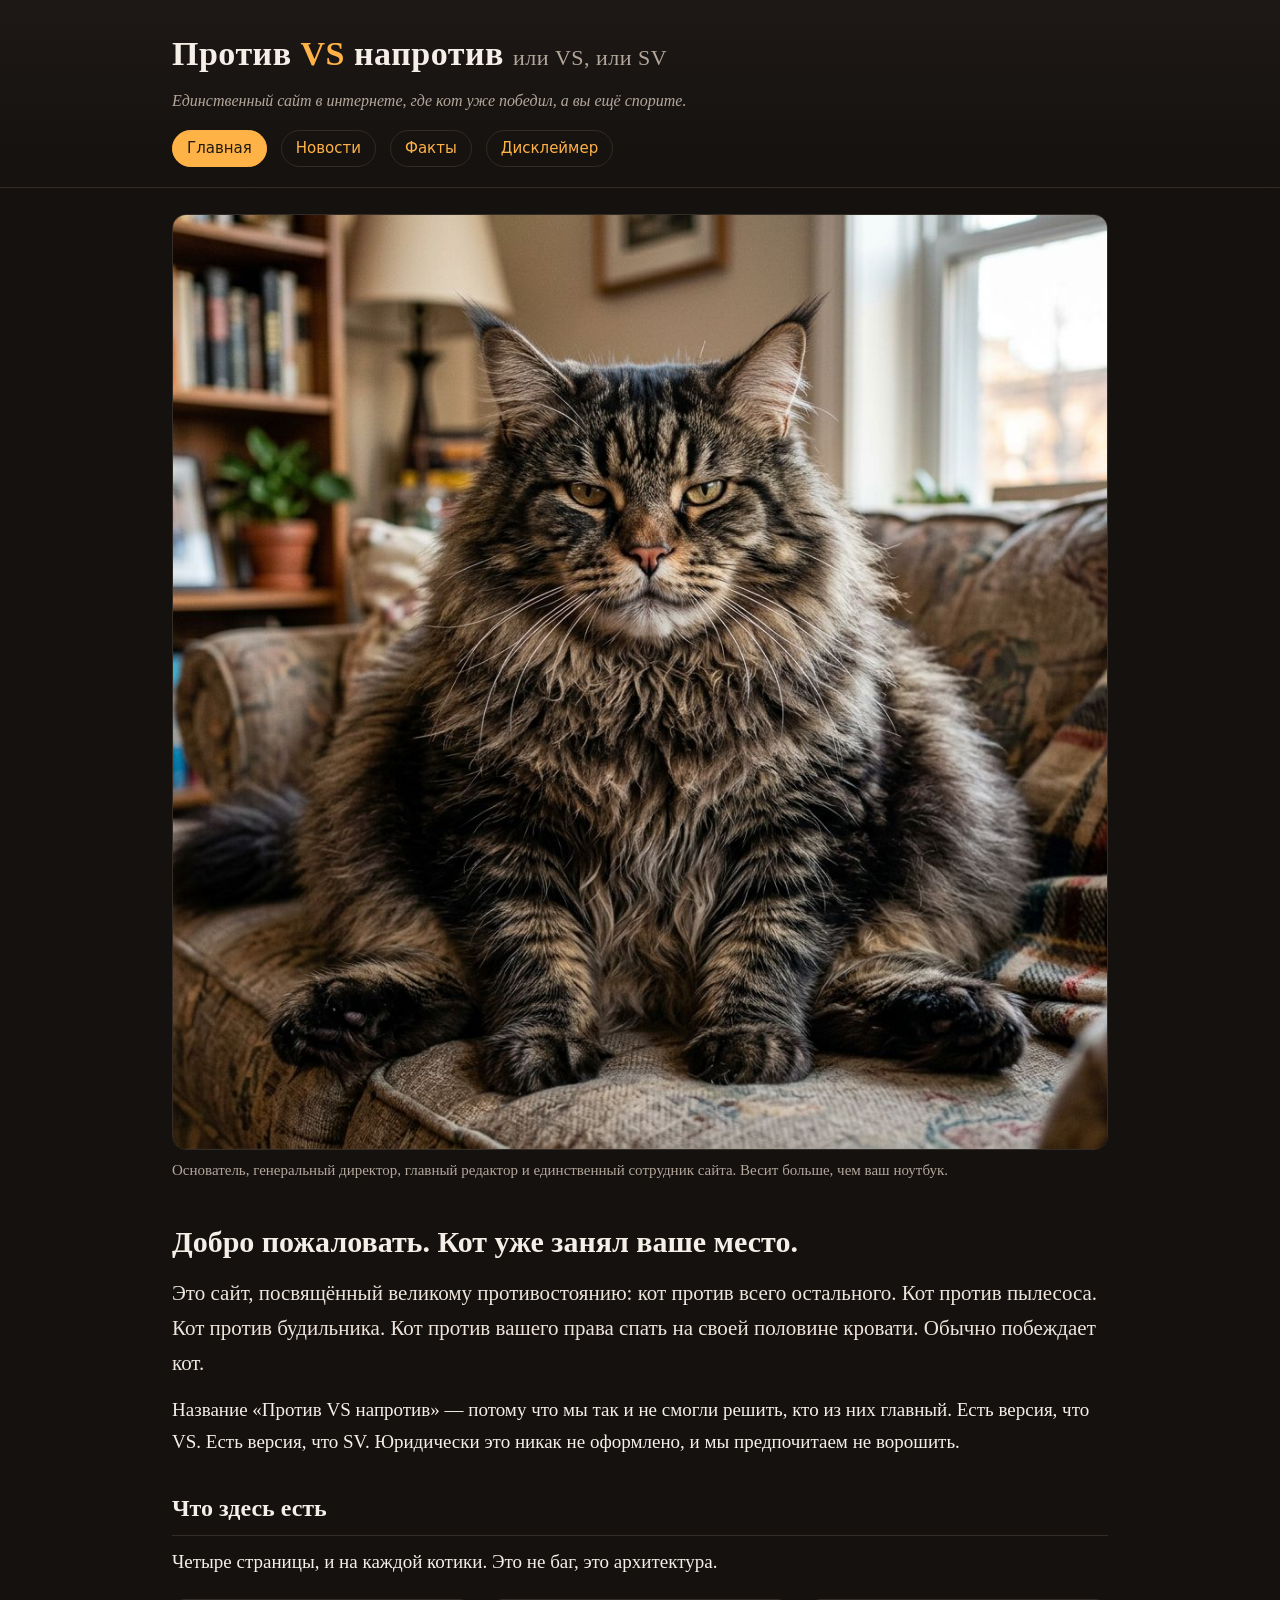
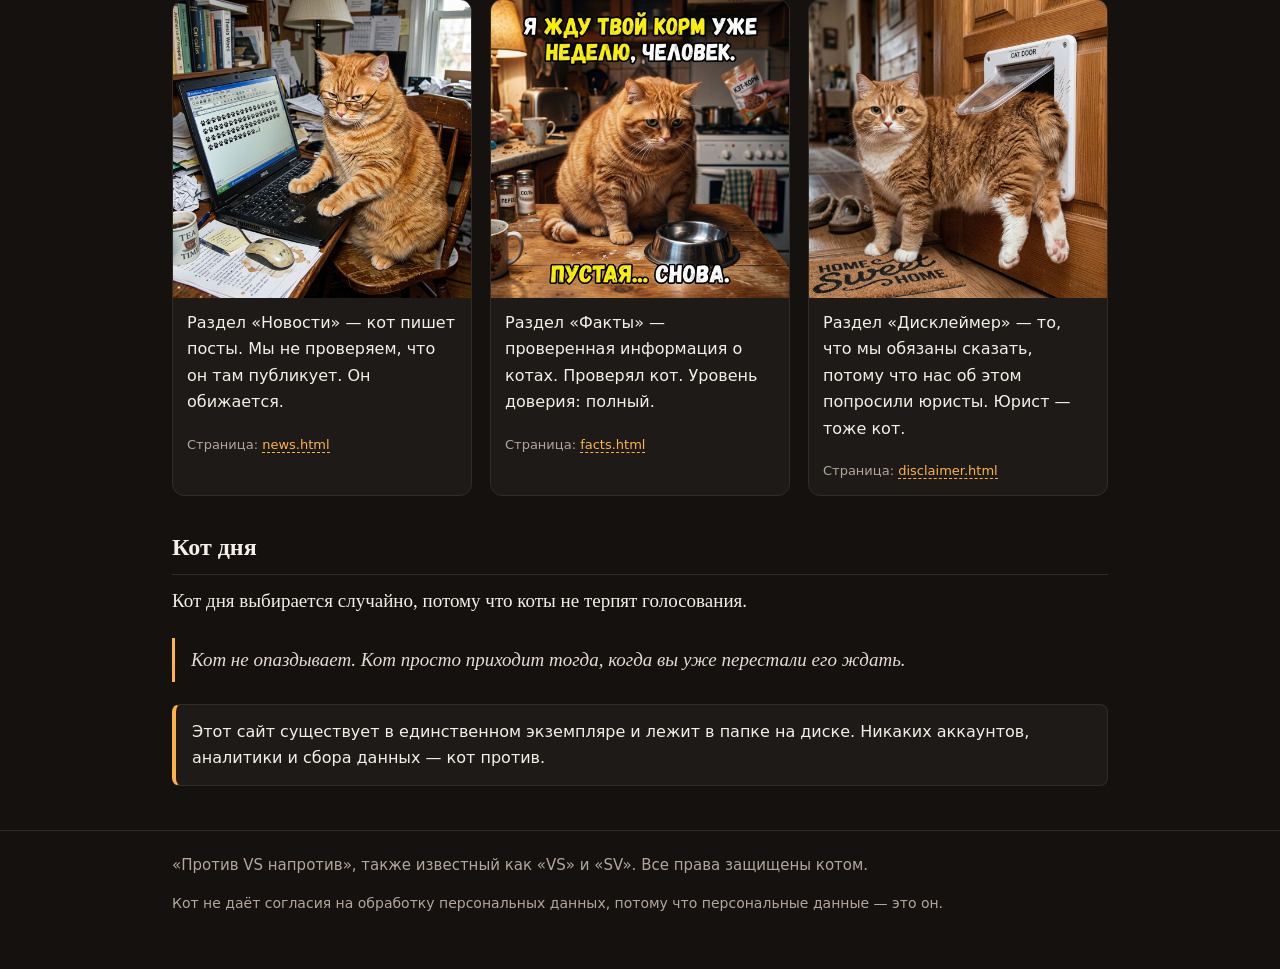
<file: app/webapp/landing/index.html>
<!DOCTYPE html>
<html lang="ru">
<head>
<meta charset="utf-8">
<meta name="viewport" content="width=device-width, initial-scale=1">
<title>Против VS напротив — мемы с котиками</title>
<link rel="stylesheet" href="style.css">
</head>
<body>

<header class="site">
  <div class="wrap">
    <p class="brand">Против <span class="vs">VS</span> напротив <span class="or">или VS, или SV</span></p>
    <p class="tagline">Единственный сайт в интернете, где кот уже победил, а вы ещё спорите.</p>
    <nav class="site">
      <a href="index.html" class="here">Главная</a>
      <a href="news.html">Новости</a>
      <a href="facts.html">Факты</a>
      <a href="disclaimer.html">Дисклеймер</a>
    </nav>
  </div>
</header>

<main class="wrap">

  <figure class="hero">
    <img src="images/cat01-hero.jpg" alt="Огромный жирный мейнкун смотрит в камеру с выражением абсолютного превосходства">
    <figcaption>Основатель, генеральный директор, главный редактор и единственный сотрудник сайта. Весит больше, чем ваш ноутбук.</figcaption>
  </figure>

  <h1>Добро пожаловать. Кот уже занял ваше место.</h1>

  <p class="lead">Это сайт, посвящённый великому противостоянию: кот против всего остального. Кот против пылесоса. Кот против будильника. Кот против вашего права спать на своей половине кровати. Обычно побеждает кот.</p>

  <p>Название «Против VS напротив» — потому что мы так и не смогли решить, кто из них главный. Есть версия, что VS. Есть версия, что SV. Юридически это никак не оформлено, и мы предпочитаем не ворошить.</p>

  <h2>Что здесь есть</h2>
  <p>Четыре страницы, и на каждой котики. Это не баг, это архитектура.</p>

  <div class="grid">
    <div class="meme">
      <img src="images/cat02-laptop.jpg" alt="Толстый кот за ноутбуком с серьёзным лицом">
      <p class="cap">Раздел «Новости» — кот пишет посты. Мы не проверяем, что он там публикует. Он обижается.</p>
      <p class="num">Страница: <a href="news.html">news.html</a></p>
    </div>
    <div class="meme">
      <img src="images/cat05-bowl.jpg" alt="Кот с трагическим укором смотрит на пустую миску">
      <p class="cap">Раздел «Факты» — проверенная информация о котах. Проверял кот. Уровень доверия: полный.</p>
      <p class="num">Страница: <a href="facts.html">facts.html</a></p>
    </div>
    <div class="meme">
      <img src="images/cat07-door.jpg" alt="Кот застрял в кошачьей дверце">
      <p class="cap">Раздел «Дисклеймер» — то, что мы обязаны сказать, потому что нас об этом попросили юристы. Юрист — тоже кот.</p>
      <p class="num">Страница: <a href="disclaimer.html">disclaimer.html</a></p>
    </div>
  </div>

  <h2>Кот дня</h2>
  <p>Кот дня выбирается случайно, потому что коты не терпят голосования.</p>

  <blockquote>
    Кот не опаздывает. Кот просто приходит тогда, когда вы уже перестали его ждать.
  </blockquote>

  <div class="note">
    Этот сайт существует в единственном экземпляре и лежит в папке на диске. Никаких аккаунтов, аналитики и сбора данных — кот против.
  </div>

</main>

<footer class="site">
  <div class="wrap">
    <p>«Против VS напротив», также известный как «VS» и «SV». Все права защищены котом.</p>
    <p class="kot">Кот не даёт согласия на обработку персональных данных, потому что персональные данные — это он.</p>
  </div>
</footer>

</body>
</html>
</file>
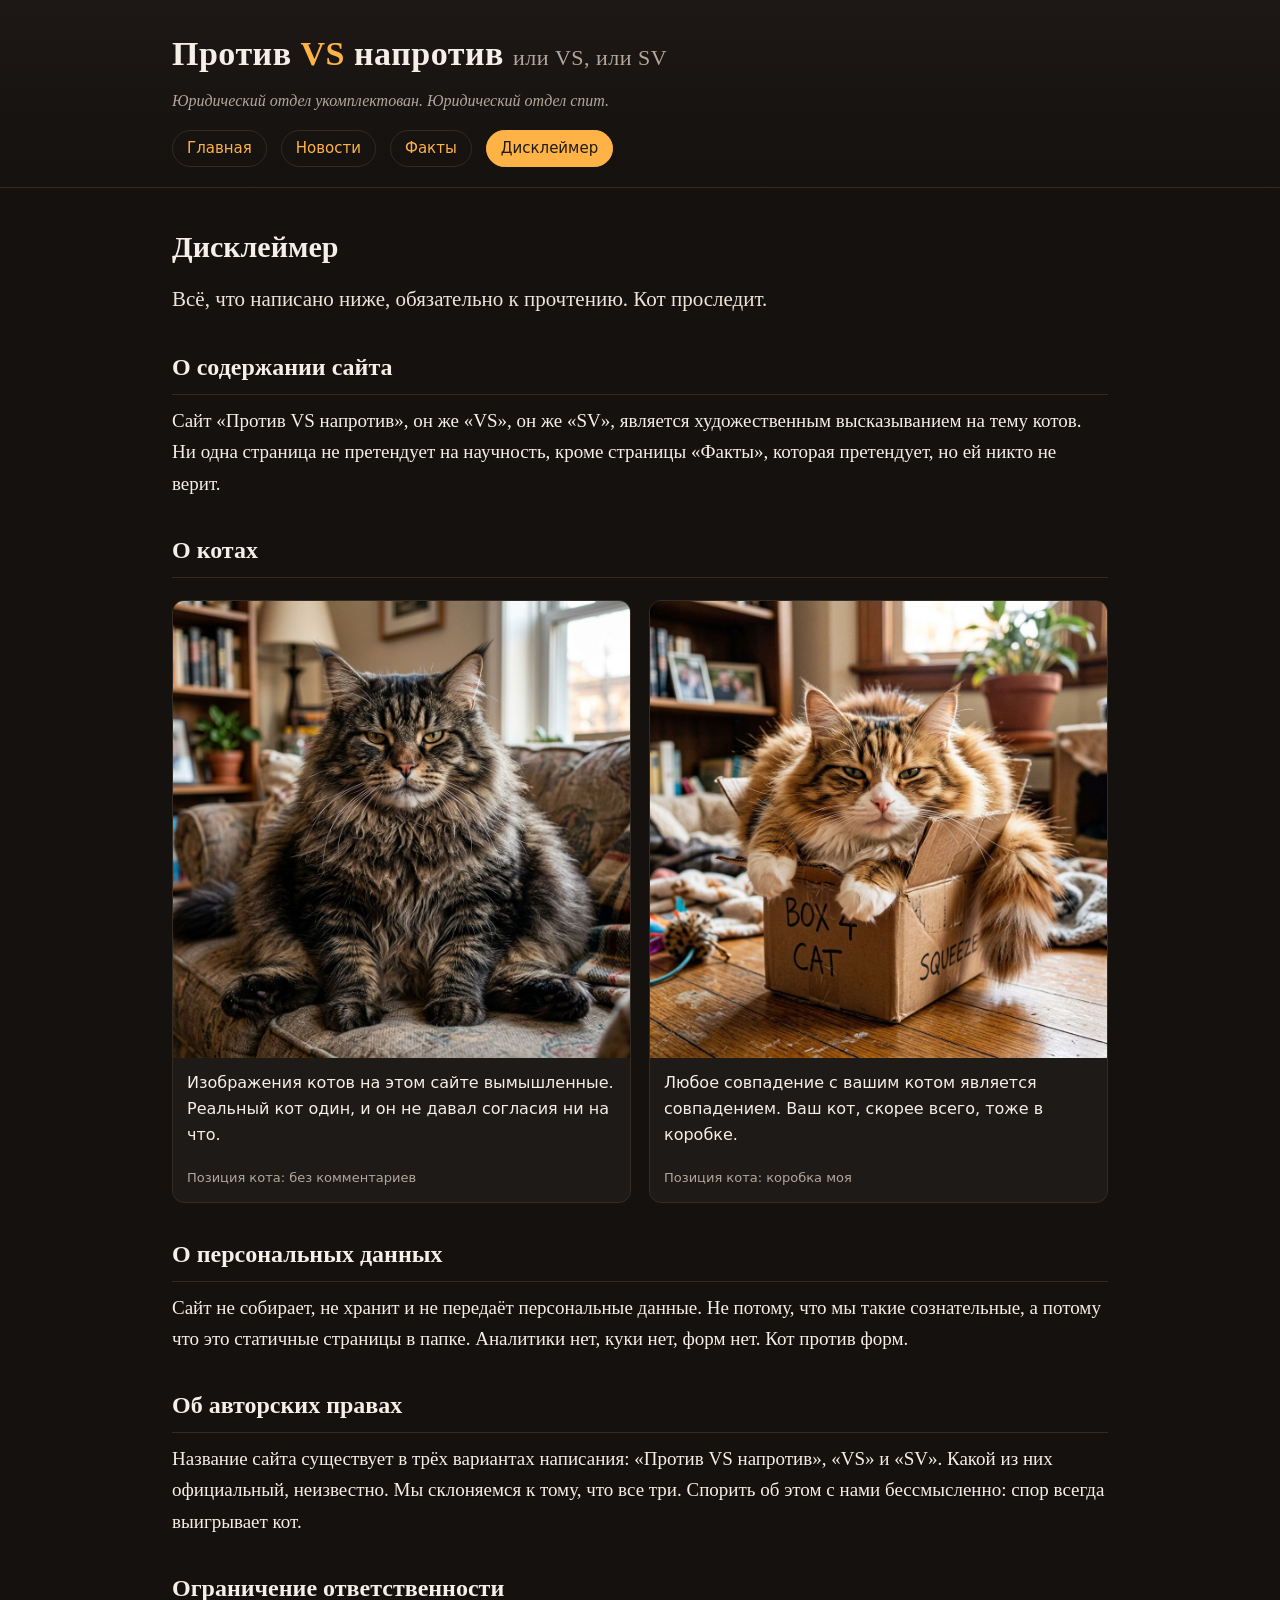
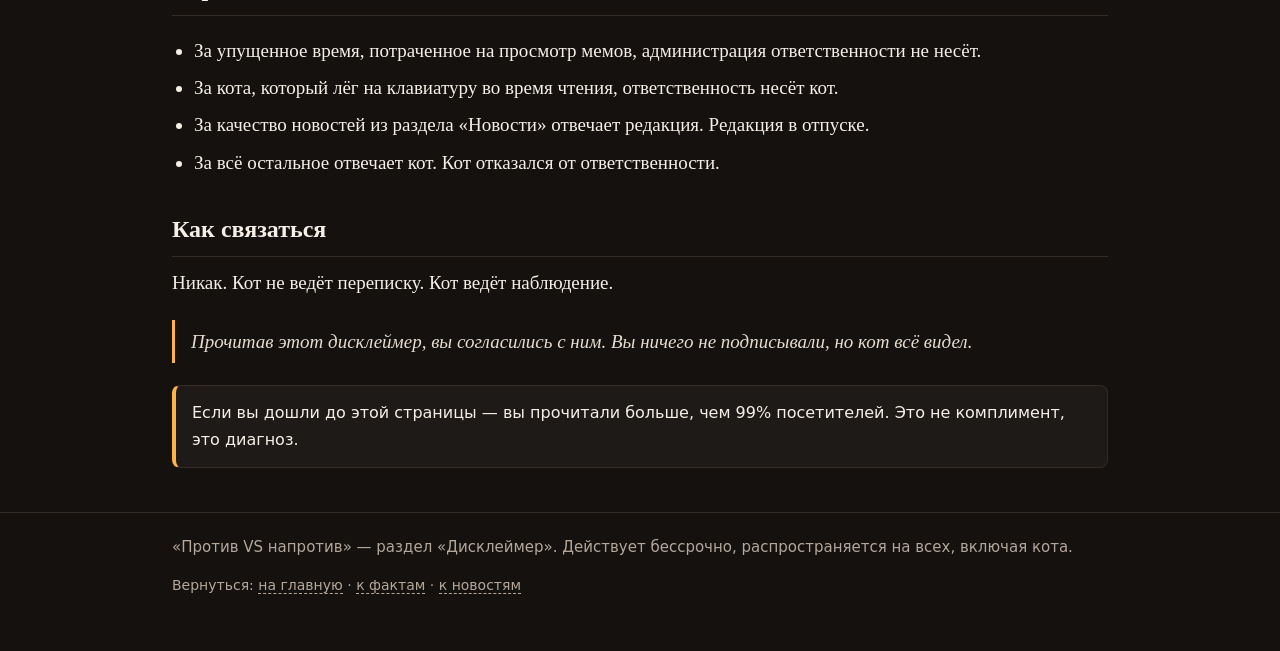
<file: app/webapp/landing/disclaimer.html>
<!DOCTYPE html>
<html lang="ru">
<head>
<meta charset="utf-8">
<meta name="viewport" content="width=device-width, initial-scale=1">
<title>Дисклеймер — Против VS напротив</title>
<link rel="stylesheet" href="style.css">
</head>
<body>

<header class="site">
  <div class="wrap">
    <p class="brand">Против <span class="vs">VS</span> напротив <span class="or">или VS, или SV</span></p>
    <p class="tagline">Юридический отдел укомплектован. Юридический отдел спит.</p>
    <nav class="site">
      <a href="index.html">Главная</a>
      <a href="news.html">Новости</a>
      <a href="facts.html">Факты</a>
      <a href="disclaimer.html" class="here">Дисклеймер</a>
    </nav>
  </div>
</header>

<main class="wrap">

  <h1>Дисклеймер</h1>
  <p class="lead">Всё, что написано ниже, обязательно к прочтению. Кот проследит.</p>

  <h2>О содержании сайта</h2>
  <p>Сайт «Против VS напротив», он же «VS», он же «SV», является художественным высказыванием на тему котов. Ни одна страница не претендует на научность, кроме страницы «Факты», которая претендует, но ей никто не верит.</p>

  <h2>О котах</h2>
  <div class="grid">
    <div class="meme">
      <img src="images/cat01-hero.jpg" alt="Огромный мейнкун смотрит в камеру">
      <p class="cap">Изображения котов на этом сайте вымышленные. Реальный кот один, и он не давал согласия ни на что.</p>
      <p class="num">Позиция кота: без комментариев</p>
    </div>
    <div class="meme">
      <img src="images/cat03-box.jpg" alt="Кот в коробке">
      <p class="cap">Любое совпадение с вашим котом является совпадением. Ваш кот, скорее всего, тоже в коробке.</p>
      <p class="num">Позиция кота: коробка моя</p>
    </div>
  </div>

  <h2>О персональных данных</h2>
  <p>Сайт не собирает, не хранит и не передаёт персональные данные. Не потому, что мы такие сознательные, а потому что это статичные страницы в папке. Аналитики нет, куки нет, форм нет. Кот против форм.</p>

  <h2>Об авторских правах</h2>
  <p>Название сайта существует в трёх вариантах написания: «Против VS напротив», «VS» и «SV». Какой из них официальный, неизвестно. Мы склоняемся к тому, что все три. Спорить об этом с нами бессмысленно: спор всегда выигрывает кот.</p>

  <h2>Ограничение ответственности</h2>
  <ul>
    <li>За упущенное время, потраченное на просмотр мемов, администрация ответственности не несёт.</li>
    <li>За кота, который лёг на клавиатуру во время чтения, ответственность несёт кот.</li>
    <li>За качество новостей из раздела «Новости» отвечает редакция. Редакция в отпуске.</li>
    <li>За всё остальное отвечает кот. Кот отказался от ответственности.</li>
  </ul>

  <h2>Как связаться</h2>
  <p>Никак. Кот не ведёт переписку. Кот ведёт наблюдение.</p>

  <blockquote>
    Прочитав этот дисклеймер, вы согласились с ним. Вы ничего не подписывали, но кот всё видел.
  </blockquote>

  <div class="note">
    Если вы дошли до этой страницы — вы прочитали больше, чем 99% посетителей. Это не комплимент, это диагноз.
  </div>

</main>

<footer class="site">
  <div class="wrap">
    <p>«Против VS напротив» — раздел «Дисклеймер». Действует бессрочно, распространяется на всех, включая кота.</p>
    <p class="kot">Вернуться: <a href="index.html">на главную</a> · <a href="facts.html">к фактам</a> · <a href="news.html">к новостям</a></p>
  </div>
</footer>

</body>
</html>
</file>
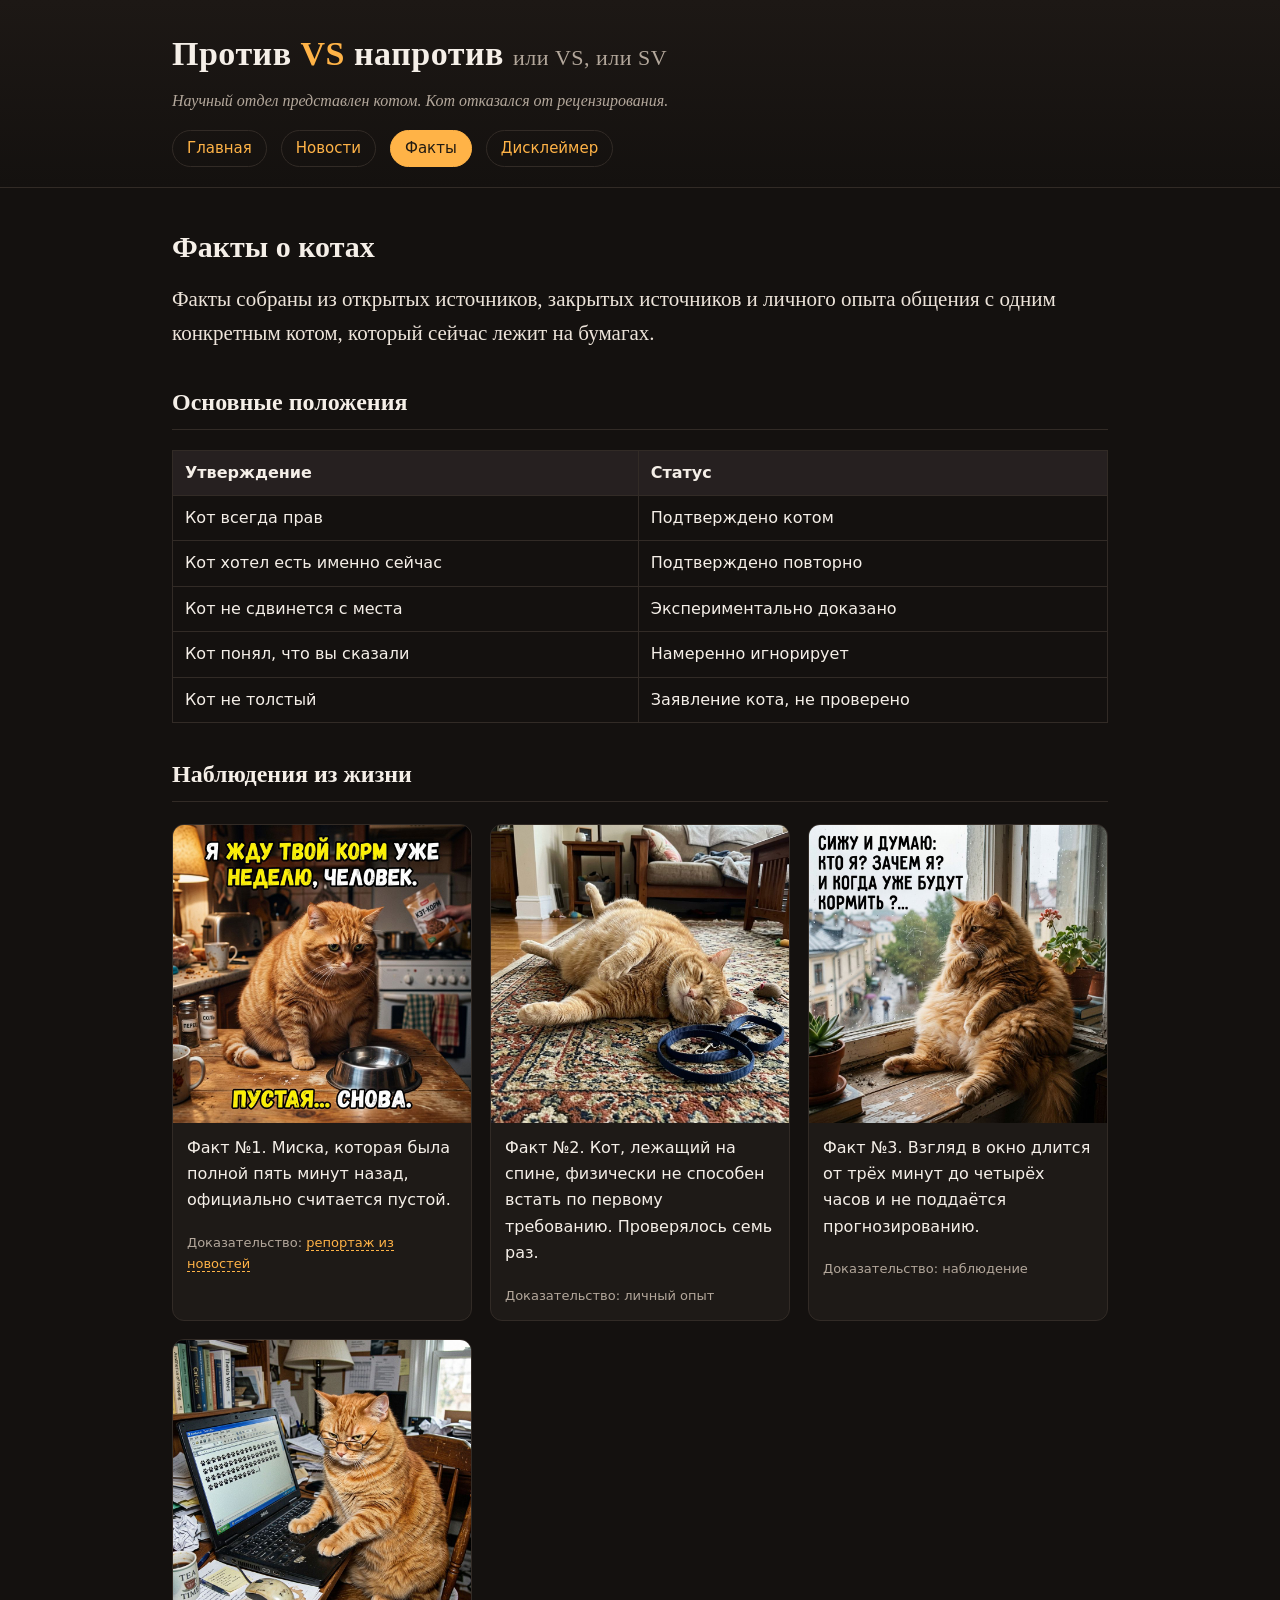
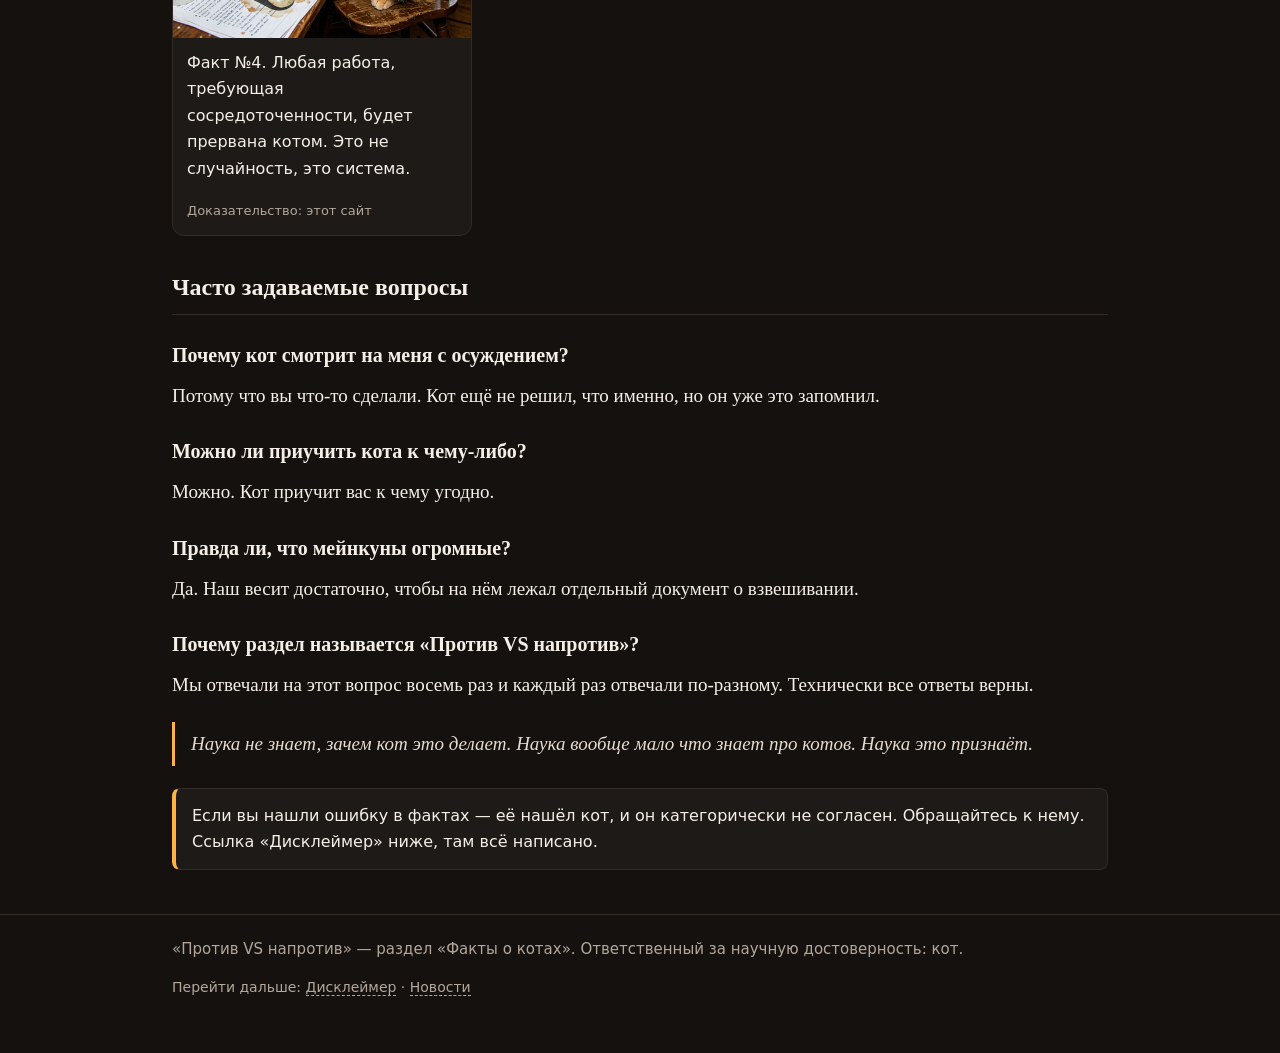
<file: app/webapp/landing/facts.html>
<!DOCTYPE html>
<html lang="ru">
<head>
<meta charset="utf-8">
<meta name="viewport" content="width=device-width, initial-scale=1">
<title>Факты о котах — Против VS напротив</title>
<link rel="stylesheet" href="style.css">
</head>
<body>

<header class="site">
  <div class="wrap">
    <p class="brand">Против <span class="vs">VS</span> напротив <span class="or">или VS, или SV</span></p>
    <p class="tagline">Научный отдел представлен котом. Кот отказался от рецензирования.</p>
    <nav class="site">
      <a href="index.html">Главная</a>
      <a href="news.html">Новости</a>
      <a href="facts.html" class="here">Факты</a>
      <a href="disclaimer.html">Дисклеймер</a>
    </nav>
  </div>
</header>

<main class="wrap">

  <h1>Факты о котах</h1>
  <p class="lead">Факты собраны из открытых источников, закрытых источников и личного опыта общения с одним конкретным котом, который сейчас лежит на бумагах.</p>

  <h2>Основные положения</h2>
  <table>
    <tr><th>Утверждение</th><th>Статус</th></tr>
    <tr><td>Кот всегда прав</td><td>Подтверждено котом</td></tr>
    <tr><td>Кот хотел есть именно сейчас</td><td>Подтверждено повторно</td></tr>
    <tr><td>Кот не сдвинется с места</td><td>Экспериментально доказано</td></tr>
    <tr><td>Кот понял, что вы сказали</td><td>Намеренно игнорирует</td></tr>
    <tr><td>Кот не толстый</td><td>Заявление кота, не проверено</td></tr>
  </table>

  <h2>Наблюдения из жизни</h2>
  <div class="grid">
    <div class="meme">
      <img src="images/cat05-bowl.jpg" alt="Кот у пустой миски">
      <p class="cap">Факт №1. Миска, которая была полной пять минут назад, официально считается пустой.</p>
      <p class="num">Доказательство: <a href="news.html">репортаж из новостей</a></p>
    </div>
    <div class="meme">
      <img src="images/cat04-floor.jpg" alt="Кот лежит на спине">
      <p class="cap">Факт №2. Кот, лежащий на спине, физически не способен встать по первому требованию. Проверялось семь раз.</p>
      <p class="num">Доказательство: личный опыт</p>
    </div>
    <div class="meme">
      <img src="images/cat08-window.jpg" alt="Кот смотрит в окно">
      <p class="cap">Факт №3. Взгляд в окно длится от трёх минут до четырёх часов и не поддаётся прогнозированию.</p>
      <p class="num">Доказательство: наблюдение</p>
    </div>
    <div class="meme">
      <img src="images/cat02-laptop.jpg" alt="Кот за ноутбуком">
      <p class="cap">Факт №4. Любая работа, требующая сосредоточенности, будет прервана котом. Это не случайность, это система.</p>
      <p class="num">Доказательство: этот сайт</p>
    </div>
  </div>

  <h2>Часто задаваемые вопросы</h2>

  <h3>Почему кот смотрит на меня с осуждением?</h3>
  <p>Потому что вы что-то сделали. Кот ещё не решил, что именно, но он уже это запомнил.</p>

  <h3>Можно ли приучить кота к чему-либо?</h3>
  <p>Можно. Кот приучит вас к чему угодно.</p>

  <h3>Правда ли, что мейнкуны огромные?</h3>
  <p>Да. Наш весит достаточно, чтобы на нём лежал отдельный документ о взвешивании.</p>

  <h3>Почему раздел называется «Против VS напротив»?</h3>
  <p>Мы отвечали на этот вопрос восемь раз и каждый раз отвечали по-разному. Технически все ответы верны.</p>

  <blockquote>
    Наука не знает, зачем кот это делает. Наука вообще мало что знает про котов. Наука это признаёт.
  </blockquote>

  <div class="note">
    Если вы нашли ошибку в фактах — её нашёл кот, и он категорически не согласен. Обращайтесь к нему. Ссылка «Дисклеймер» ниже, там всё написано.
  </div>

</main>

<footer class="site">
  <div class="wrap">
    <p>«Против VS напротив» — раздел «Факты о котах». Ответственный за научную достоверность: кот.</p>
    <p class="kot">Перейти дальше: <a href="disclaimer.html">Дисклеймер</a> · <a href="news.html">Новости</a></p>
  </div>
</footer>

</body>
</html>
</file>
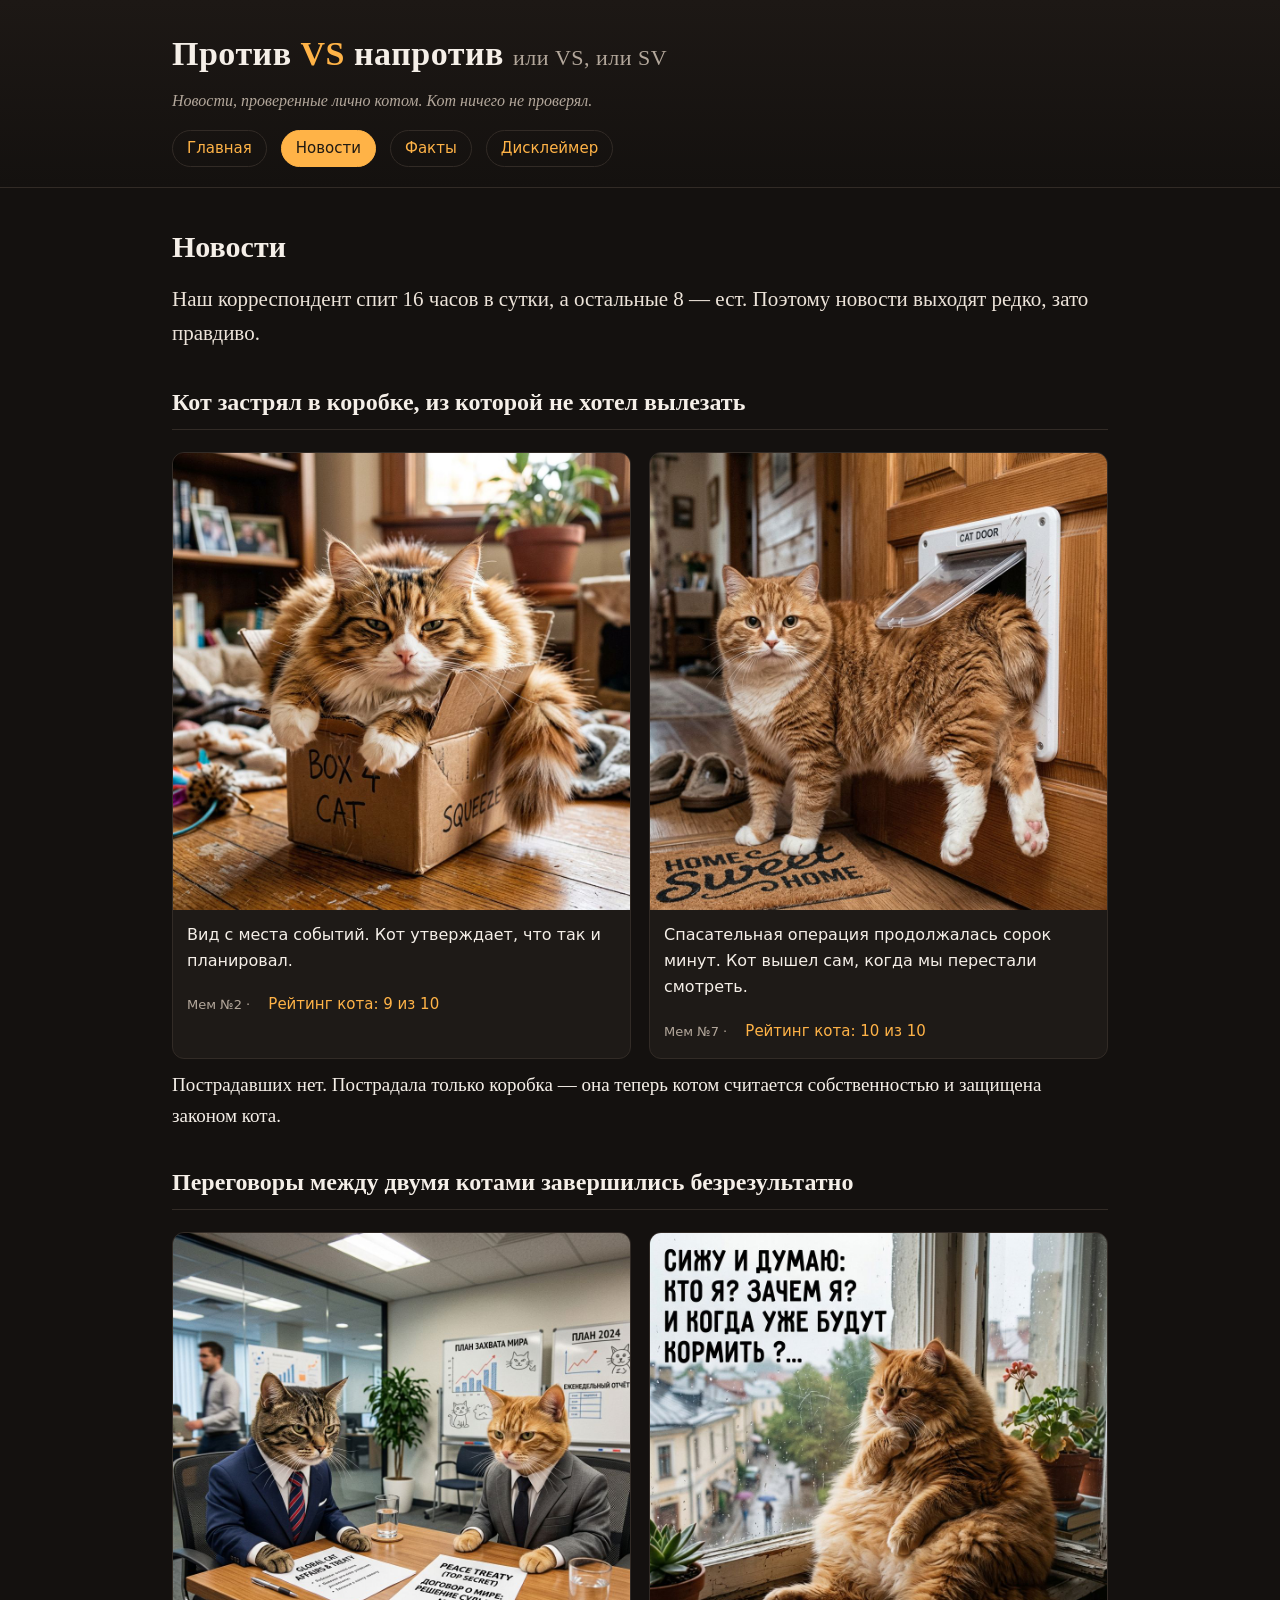
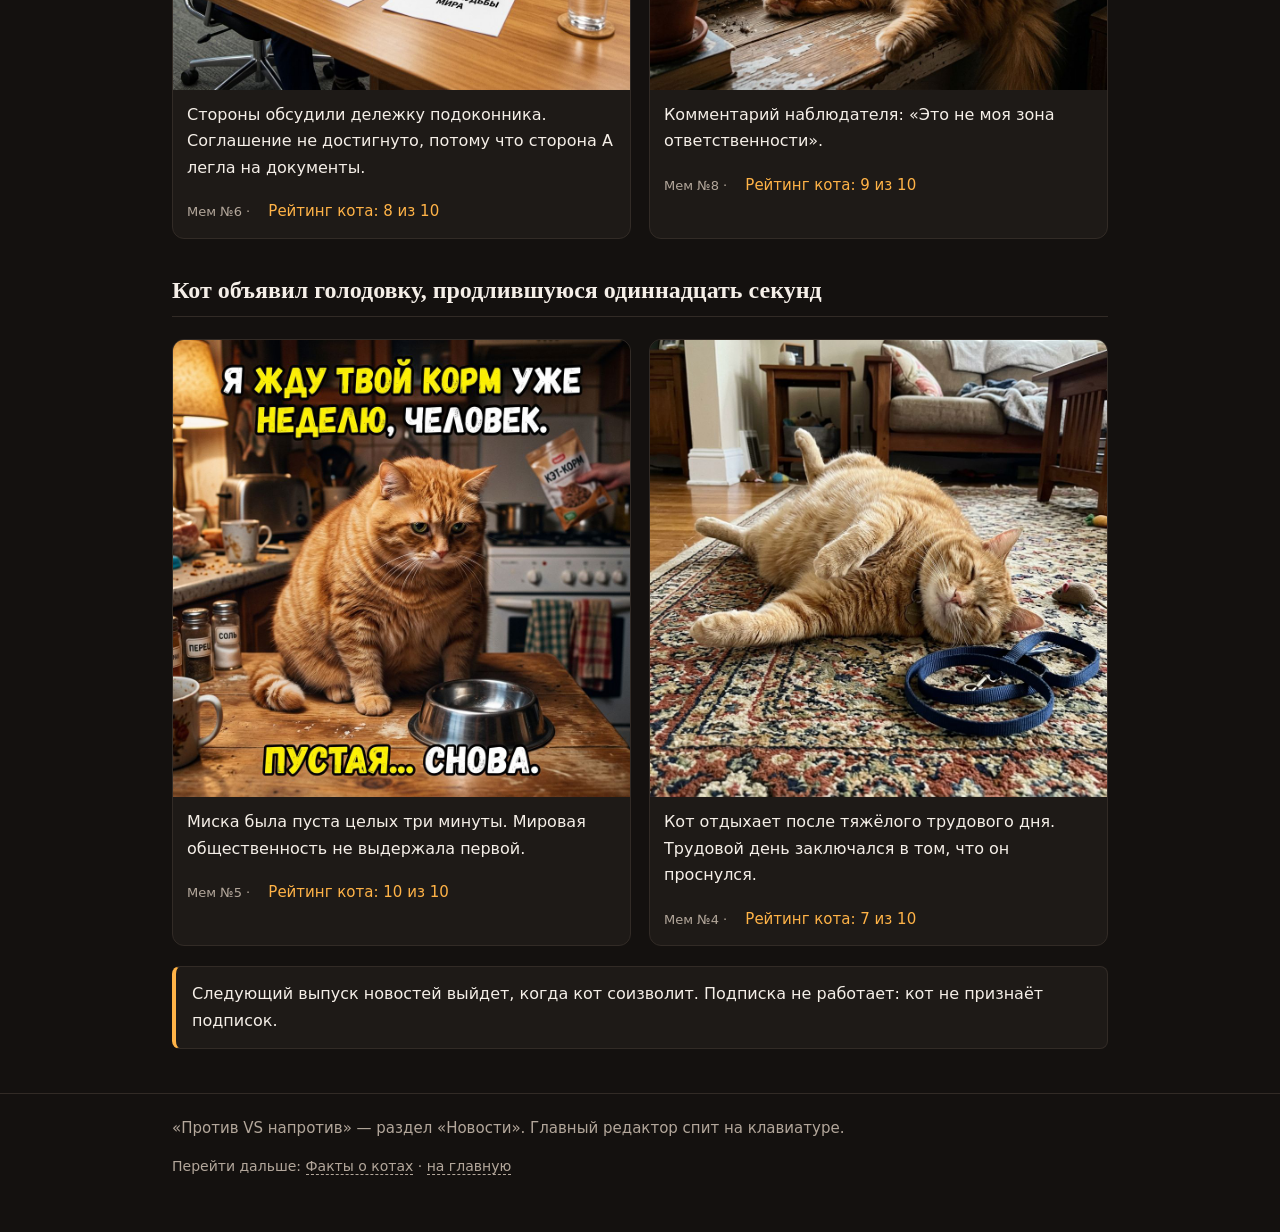
<file: app/webapp/landing/news.html>
<!DOCTYPE html>
<html lang="ru">
<head>
<meta charset="utf-8">
<meta name="viewport" content="width=device-width, initial-scale=1">
<title>Новости кота — Против VS напротив</title>
<link rel="stylesheet" href="style.css">
</head>
<body>

<header class="site">
  <div class="wrap">
    <p class="brand">Против <span class="vs">VS</span> напротив <span class="or">или VS, или SV</span></p>
    <p class="tagline">Новости, проверенные лично котом. Кот ничего не проверял.</p>
    <nav class="site">
      <a href="index.html">Главная</a>
      <a href="news.html" class="here">Новости</a>
      <a href="facts.html">Факты</a>
      <a href="disclaimer.html">Дисклеймер</a>
    </nav>
  </div>
</header>

<main class="wrap">

  <h1>Новости</h1>
  <p class="lead">Наш корреспондент спит 16 часов в сутки, а остальные 8 — ест. Поэтому новости выходят редко, зато правдиво.</p>

  <h2>Кот застрял в коробке, из которой не хотел вылезать</h2>
  <div class="grid">
    <div class="meme">
      <img src="images/cat03-box.jpg" alt="Пушистый кот застрял в маленькой картонной коробке, торчат уши и хвост">
      <p class="cap">Вид с места событий. Кот утверждает, что так и планировал.</p>
      <p class="num">Мем №2 · <span class="rate">Рейтинг кота: 9 из 10</span></p>
    </div>
    <div class="meme">
      <img src="images/cat07-door.jpg" alt="Кот застрял в кошачьей дверце, задние лапы болтаются">
      <p class="cap">Спасательная операция продолжалась сорок минут. Кот вышел сам, когда мы перестали смотреть.</p>
      <p class="num">Мем №7 · <span class="rate">Рейтинг кота: 10 из 10</span></p>
    </div>
  </div>

  <p>Пострадавших нет. Пострадала только коробка — она теперь котом считается собственностью и защищена законом кота.</p>

  <h2>Переговоры между двумя котами завершились безрезультатно</h2>
  <div class="grid">
    <div class="meme">
      <img src="images/cat06-negotiations.jpg" alt="Два кота в деловых галстуках за столом переговоров">
      <p class="cap">Стороны обсудили дележку подоконника. Соглашение не достигнуто, потому что сторона А легла на документы.</p>
      <p class="num">Мем №6 · <span class="rate">Рейтинг кота: 8 из 10</span></p>
    </div>
    <div class="meme">
      <img src="images/cat08-window.jpg" alt="Толстый кот философски смотрит в окно">
      <p class="cap">Комментарий наблюдателя: «Это не моя зона ответственности».</p>
      <p class="num">Мем №8 · <span class="rate">Рейтинг кота: 9 из 10</span></p>
    </div>
  </div>

  <h2>Кот объявил голодовку, продлившуюся одиннадцать секунд</h2>
  <div class="grid">
    <div class="meme">
      <img src="images/cat05-bowl.jpg" alt="Кот смотрит на пустую миску с трагическим укором">
      <p class="cap">Миска была пуста целых три минуты. Мировая общественность не выдержала первой.</p>
      <p class="num">Мем №5 · <span class="rate">Рейтинг кота: 10 из 10</span></p>
    </div>
    <div class="meme">
      <img src="images/cat04-floor.jpg" alt="Жирный кот лежит на спине, раскинув лапы">
      <p class="cap">Кот отдыхает после тяжёлого трудового дня. Трудовой день заключался в том, что он проснулся.</p>
      <p class="num">Мем №4 · <span class="rate">Рейтинг кота: 7 из 10</span></p>
    </div>
  </div>

  <div class="note">
    Следующий выпуск новостей выйдет, когда кот соизволит. Подписка не работает: кот не признаёт подписок.
  </div>

</main>

<footer class="site">
  <div class="wrap">
    <p>«Против VS напротив» — раздел «Новости». Главный редактор спит на клавиатуре.</p>
    <p class="kot">Перейти дальше: <a href="facts.html">Факты о котах</a> · <a href="index.html">на главную</a></p>
  </div>
</footer>

</body>
</html>
</file>
<file: app/webapp/landing/style.css>
/* Против VS напротив — мемы с котиками
   Оформление: тёмная тема, крупный текст, никаких висячих хвостов. */

:root {
  --bg: #14110f;
  --panel: #1e1a17;
  --ink: #f5efe8;
  --muted: #b3a79b;
  --accent: #ffb347;
  --accent-2: #ff7a5c;
  --line: #322b26;
}

* { box-sizing: border-box; }

html { scroll-behavior: smooth; }

body {
  margin: 0;
  background: var(--bg);
  color: var(--ink);
  font-family: Georgia, "Times New Roman", serif;
  font-size: 19px;
  line-height: 1.65;
}

a { color: var(--accent); text-decoration: none; border-bottom: 1px dashed var(--accent); }
a:hover { color: var(--accent-2); border-bottom-color: var(--accent-2); }

.wrap { max-width: 980px; margin: 0 auto; padding: 0 22px; }

/* Шапка */
header.site {
  border-bottom: 1px solid var(--line);
  background: linear-gradient(180deg, #1d1815 0%, #14110f 100%);
  padding: 26px 0 20px;
}

.brand {
  font-size: 34px;
  font-weight: 700;
  letter-spacing: 0.5px;
  margin: 0 0 6px;
}

.brand .vs { color: var(--accent); }
.brand .or { color: var(--muted); font-size: 22px; font-weight: 400; }

.tagline { color: var(--muted); margin: 0; font-size: 16px; font-style: italic; }

nav.site { margin-top: 16px; display: flex; flex-wrap: wrap; gap: 8px 14px; }
nav.site a {
  border: 1px solid var(--line);
  border-radius: 999px;
  padding: 5px 14px;
  font-size: 15px;
  font-family: system-ui, sans-serif;
  border-bottom: 1px solid var(--line);
}
nav.site a:hover { border-color: var(--accent); }
nav.site a.here { background: var(--accent); color: #201a12; border-color: var(--accent); }

/* Главная картинка */
.hero { margin: 26px 0 8px; }
.hero img {
  width: 100%;
  border-radius: 14px;
  border: 1px solid var(--line);
  display: block;
}
.hero figcaption { color: var(--muted); font-size: 15px; margin-top: 8px; }

h1 { font-size: 30px; margin: 34px 0 10px; }
h2 { font-size: 24px; margin: 32px 0 10px; border-bottom: 1px solid var(--line); padding-bottom: 6px; }
h3 { font-size: 20px; margin: 24px 0 8px; }

p { margin: 0 0 14px; }

.lead { font-size: 21px; color: #ede4da; }

/* Сетка мемов */
.grid {
  display: grid;
  grid-template-columns: repeat(auto-fit, minmax(280px, 1fr));
  gap: 18px;
  margin: 22px 0 10px;
}

.meme {
  background: var(--panel);
  border: 1px solid var(--line);
  border-radius: 12px;
  overflow: hidden;
  display: flex;
  flex-direction: column;
}

.meme img { width: 100%; display: block; aspect-ratio: 1 / 1; object-fit: cover; }
.meme .cap { padding: 12px 14px 4px; font-family: system-ui, sans-serif; font-size: 16px; }
.meme .num { color: var(--muted); font-size: 13px; font-family: system-ui, sans-serif; padding: 0 14px; }
.meme .rate { padding: 10px 14px 14px; font-family: system-ui, sans-serif; font-size: 15px; color: var(--accent); }

/* Цитата */
blockquote {
  border-left: 3px solid var(--accent);
  margin: 22px 0;
  padding: 6px 0 6px 16px;
  color: #e6dcd1;
  font-style: italic;
}

/* Заметки, предупреждения */
.note {
  background: var(--panel);
  border: 1px solid var(--line);
  border-left: 4px solid var(--accent);
  border-radius: 8px;
  padding: 14px 16px;
  margin: 20px 0;
  font-family: system-ui, sans-serif;
  font-size: 16px;
}

table { border-collapse: collapse; width: 100%; margin: 20px 0; font-family: system-ui, sans-serif; font-size: 16px; }
th, td { border: 1px solid var(--line); padding: 9px 12px; text-align: left; }
th { background: #262020; }

ul { padding-left: 22px; }
li { margin-bottom: 6px; }

code {
  background: #2a2320;
  padding: 1px 6px;
  border-radius: 5px;
  font-size: 15px;
}

/* Подвал */
footer.site {
  border-top: 1px solid var(--line);
  margin-top: 44px;
  padding: 22px 0 40px;
  color: var(--muted);
  font-size: 15px;
  font-family: system-ui, sans-serif;
}
footer.site a { border-bottom: 1px dashed var(--muted); color: var(--muted); }
footer.site a:hover { color: var(--accent); border-color: var(--accent); }

.kot { font-family: system-ui, sans-serif; font-size: 14px; color: var(--muted); }
</file>
